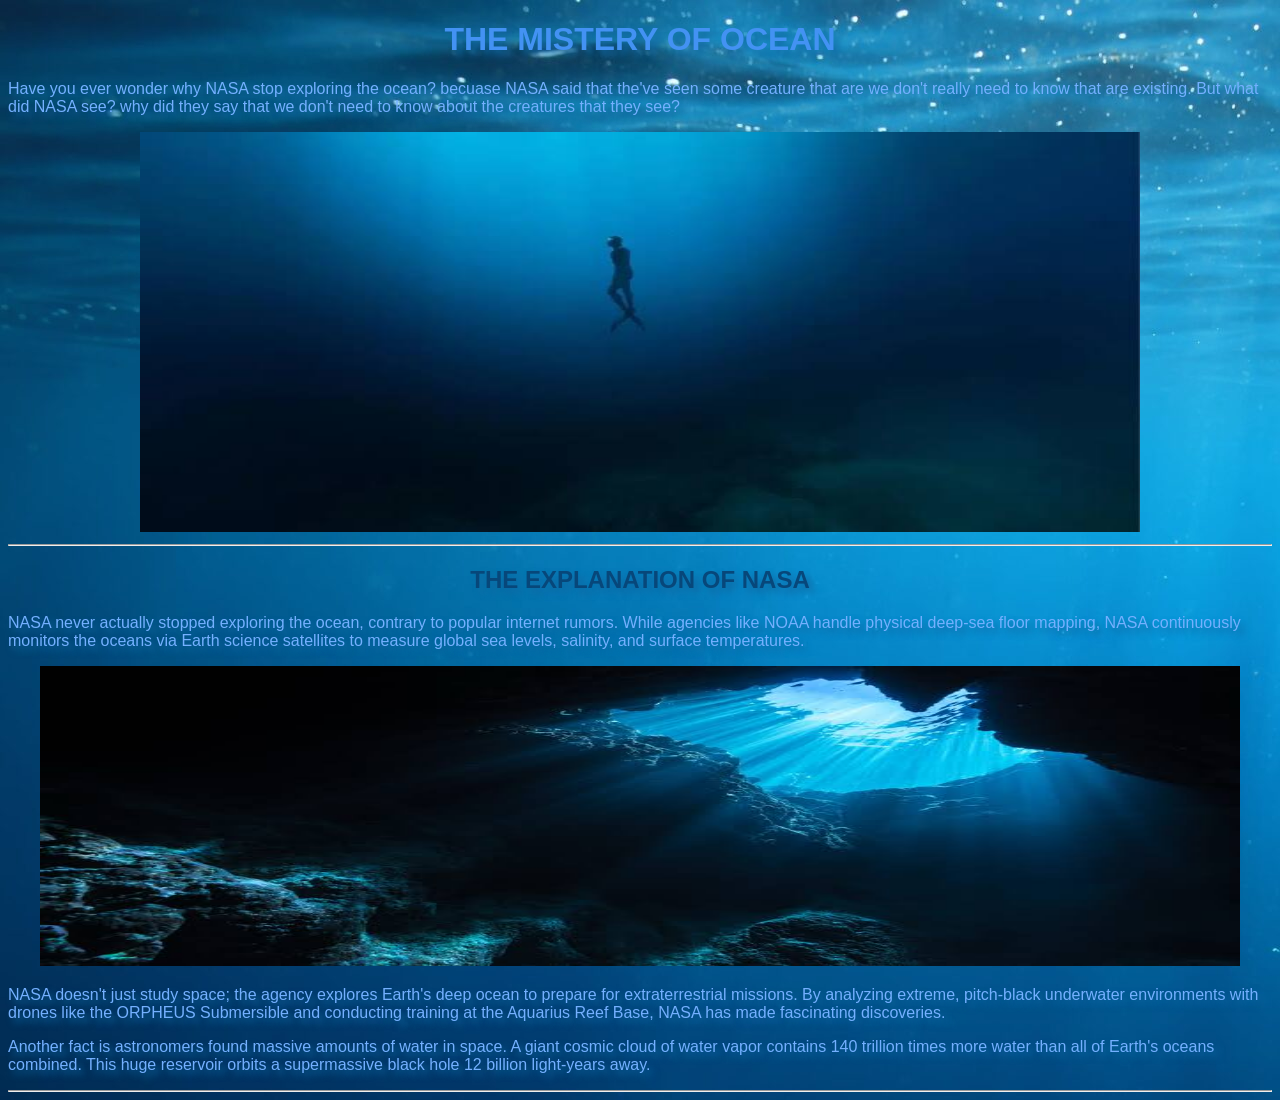
<file: ICT Aries/CSS/asset/index.html>
<!DOCTYPE html>
<html>
    <head>
        <title>THE MISTERY</title>
      <style></style>
        <link rel="stylesheet" href="style.css">
        <link rel="preconnect" href="https://fonts.googleapis.com">
        <link rel="preconnect" href="https://fonts.gstatic.com" crossorigin>
        <link href="https://fonts.googleapis.com/css2?family=Fjalla+One&family=Lobster+Two:ital,wght@0,400;0,700;1,400;1,700&display=swap" 
        rel="stylesheet">

    </head>
    <body style="background-image: url(oceansss.jpg);">
        <h1> THE MISTERY OF OCEAN </h1>
        
        <P> Have you ever wonder why NASA stop exploring the ocean? 
            becuase NASA said that the've seen some creature that are we don't really need to know that are existing.
            But what did NASA see? why did they say that we don't need to know about the creatures that they see?   
        </P>
        <img src="../asset/css/ocean.jpg" alt="ocean" height="400" width="1000">
        <hr>
        <h2> THE EXPLANATION OF NASA</h2>
        <p>
            NASA never actually stopped exploring the ocean, contrary to popular internet rumors. While agencies like NOAA handle
             physical deep-sea floor mapping, NASA continuously monitors the oceans via Earth science satellites to measure global 
             sea levels, salinity, and surface temperatures. 
        </p>
        <img src="../asset/asset/css/dark sea.jpg" alt="ocean" height="300" width="1200">
            
        <p>NASA doesn't just study space; the agency explores Earth's deep ocean to prepare for extraterrestrial missions. 
        By analyzing extreme, pitch-black underwater environments with drones like the ORPHEUS Submersible and conducting training 
        at the Aquarius Reef Base, NASA has made fascinating discoveries.
        </p>
        <p>
            Another fact is astronomers found massive amounts of water in space. A giant cosmic cloud of water vapor contains 
            140 trillion times more water than all of Earth's oceans combined. This huge reservoir orbits a supermassive black hole 
            12 billion light-years away.
        </p>
        <hr>
        
        
    </body>







</html>
</file>
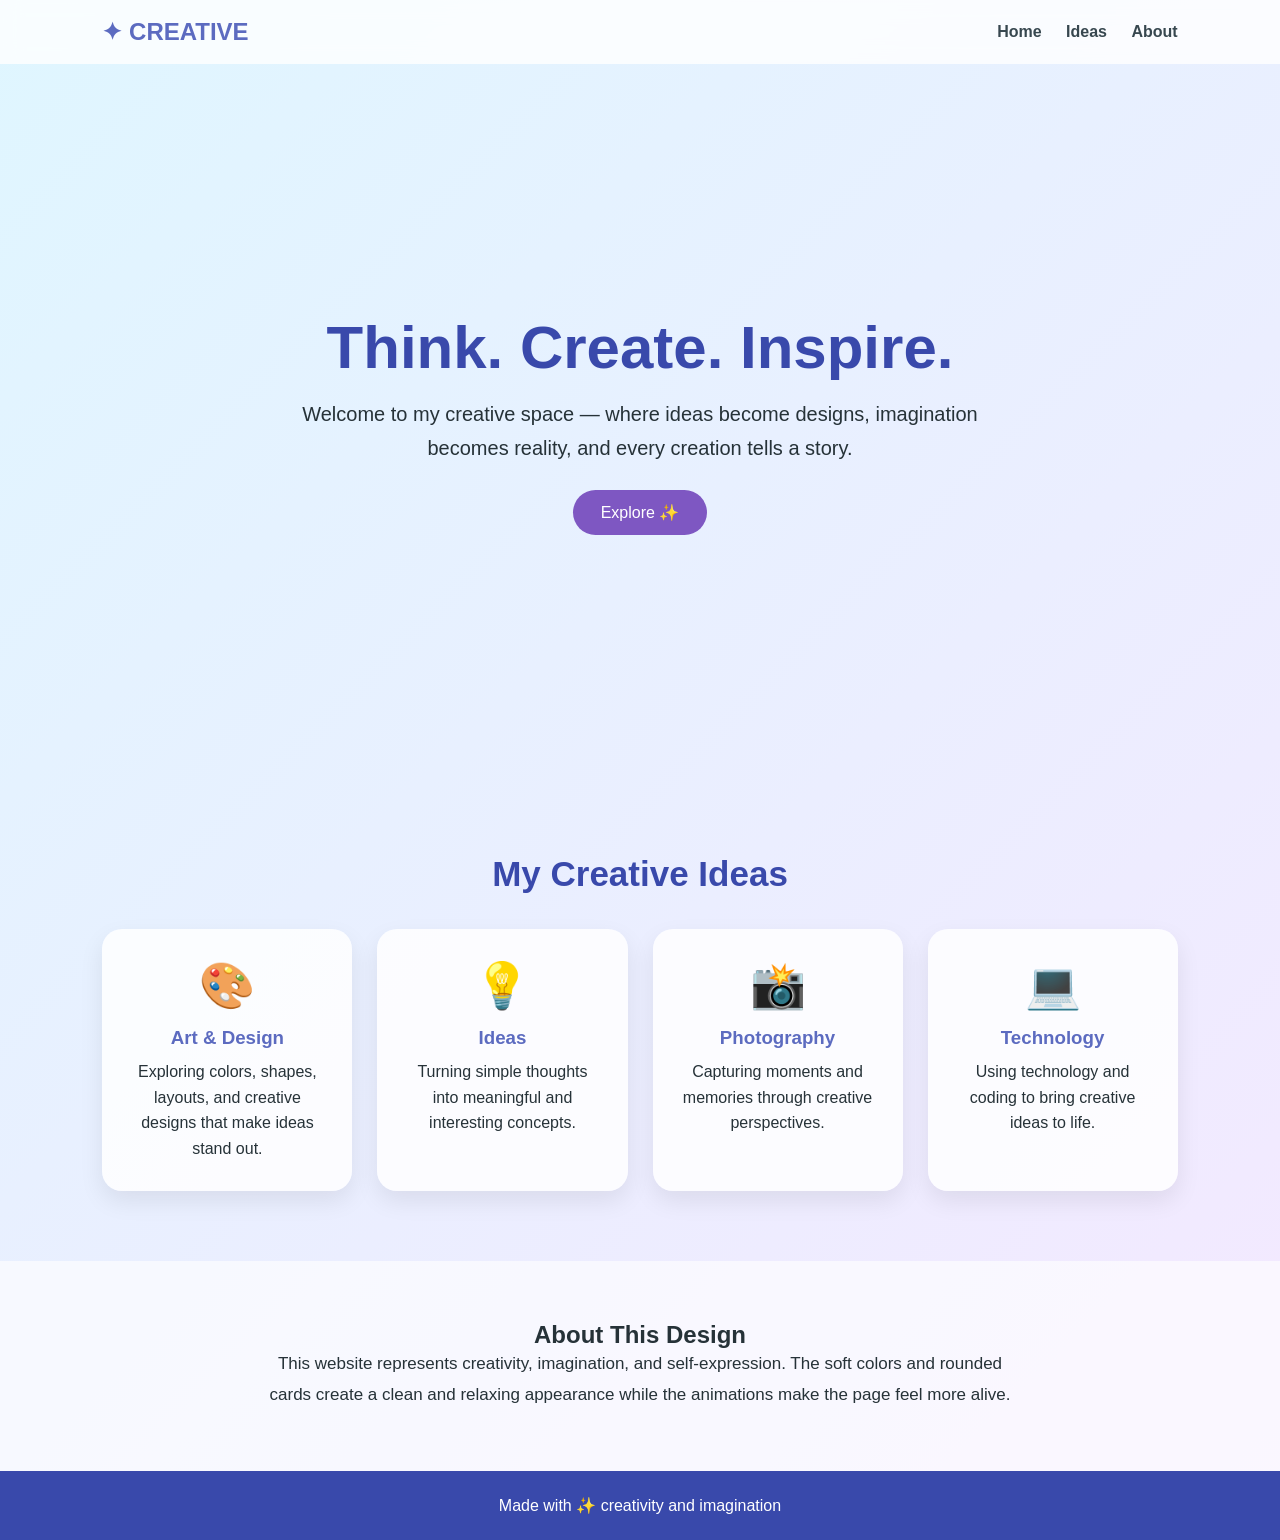
<file: IT'S ME!.html>
<!DOCTYPE html>
<html lang="en">
<head>
    <meta charset="UTF-8">
    <meta name="viewport" content="width=device-width, initial-scale=1.0">
    <title>Creative Design</title>

    <style>
        * {
            margin: 0;
            padding: 0;
            box-sizing: border-box;
            font-family: Arial, sans-serif;
        }

        body {
            background: linear-gradient(135deg, #dff6ff, #f4e8ff);
            color: #263238;
        }

        /* NAVIGATION */
        nav {
            background: rgba(255, 255, 255, 0.8);
            padding: 18px 8%;
            display: flex;
            justify-content: space-between;
            align-items: center;
            position: sticky;
            top: 0;
            z-index: 10;
            backdrop-filter: blur(10px);
        }

        nav h2 {
            color: #5c6bc0;
        }

        nav a {
            text-decoration: none;
            color: #37474f;
            margin-left: 20px;
            font-weight: bold;
        }

        nav a:hover {
            color: #7e57c2;
        }

        /* HERO */
        .hero {
            min-height: 80vh;
            display: flex;
            justify-content: center;
            align-items: center;
            text-align: center;
            padding: 40px 20px;
        }

        .hero-content {
            max-width: 750px;
            animation: fadeIn 1.5s ease;
        }

        .hero h1 {
            font-size: 60px;
            color: #3949ab;
            margin-bottom: 15px;
        }

        .hero p {
            font-size: 20px;
            line-height: 1.7;
            margin-bottom: 25px;
        }

        .button {
            display: inline-block;
            padding: 13px 28px;
            background: #7e57c2;
            color: white;
            border-radius: 30px;
            text-decoration: none;
            transition: 0.3s;
        }

        .button:hover {
            transform: scale(1.08);
            background: #5c6bc0;
        }

        /* CARDS */
        .section {
            padding: 70px 8%;
            text-align: center;
        }

        .section h2 {
            font-size: 35px;
            color: #3949ab;
            margin-bottom: 35px;
        }

        .cards {
            display: grid;
            grid-template-columns: repeat(auto-fit, minmax(220px, 1fr));
            gap: 25px;
        }

        .card {
            background: rgba(255,255,255,0.85);
            padding: 30px;
            border-radius: 20px;
            box-shadow: 0 10px 25px rgba(0,0,0,0.08);
            transition: 0.3s;
        }

        .card:hover {
            transform: translateY(-10px);
        }

        .icon {
            font-size: 45px;
            margin-bottom: 15px;
        }

        .card h3 {
            margin-bottom: 10px;
            color: #5c6bc0;
        }

        .card p {
            line-height: 1.6;
        }

        /* ABOUT */
        .about {
            background: rgba(255,255,255,0.65);
            padding: 60px 12%;
            text-align: center;
        }

        .about p {
            max-width: 750px;
            margin: auto;
            line-height: 1.8;
            font-size: 17px;
        }

        /* FOOTER */
        footer {
            text-align: center;
            padding: 25px;
            background: #3949ab;
            color: white;
        }

        @keyframes fadeIn {
            from {
                opacity: 0;
                transform: translateY(20px);
            }
            to {
                opacity: 1;
                transform: translateY(0);
            }
        }
    </style>
</head>

<body>

    <nav>
        <h2>✦ CREATIVE</h2>

        <div>
            <a href="#home">Home</a>
            <a href="#ideas">Ideas</a>
            <a href="#about">About</a>
        </div>
    </nav>

    <!-- HERO SECTION -->
    <section class="hero" id="home">
        <div class="hero-content">
            <h1>Think. Create. Inspire.</h1>

            <p>
                Welcome to my creative space — where ideas become
                designs, imagination becomes reality, and every
                creation tells a story.
            </p>

            <a href="#ideas" class="button">Explore ✨</a>
        </div>
    </section>

    <!-- IDEAS SECTION -->
    <section class="section" id="ideas">
        <h2>My Creative Ideas</h2>

        <div class="cards">

            <div class="card">
                <div class="icon">🎨</div>
                <h3>Art & Design</h3>
                <p>
                    Exploring colors, shapes, layouts, and
                    creative designs that make ideas stand out.
                </p>
            </div>

            <div class="card">
                <div class="icon">💡</div>
                <h3>Ideas</h3>
                <p>
                    Turning simple thoughts into meaningful and
                    interesting concepts.
                </p>
            </div>

            <div class="card">
                <div class="icon">📸</div>
                <h3>Photography</h3>
                <p>
                    Capturing moments and memories through
                    creative perspectives.
                </p>
            </div>

            <div class="card">
                <div class="icon">💻</div>
                <h3>Technology</h3>
                <p>
                    Using technology and coding to bring
                    creative ideas to life.
                </p>
            </div>

        </div>
    </section>

    <!-- ABOUT SECTION -->
    <section class="about" id="about">
        <h2>About This Design</h2>

        <p>
            This website represents creativity, imagination, and
            self-expression. The soft colors and rounded cards
            create a clean and relaxing appearance while the
            animations make the page feel more alive.
        </p>
    </section>

    <footer>
        <p>Made with ✨ creativity and imagination</p>
    </footer>

</body>
</html>
</file>
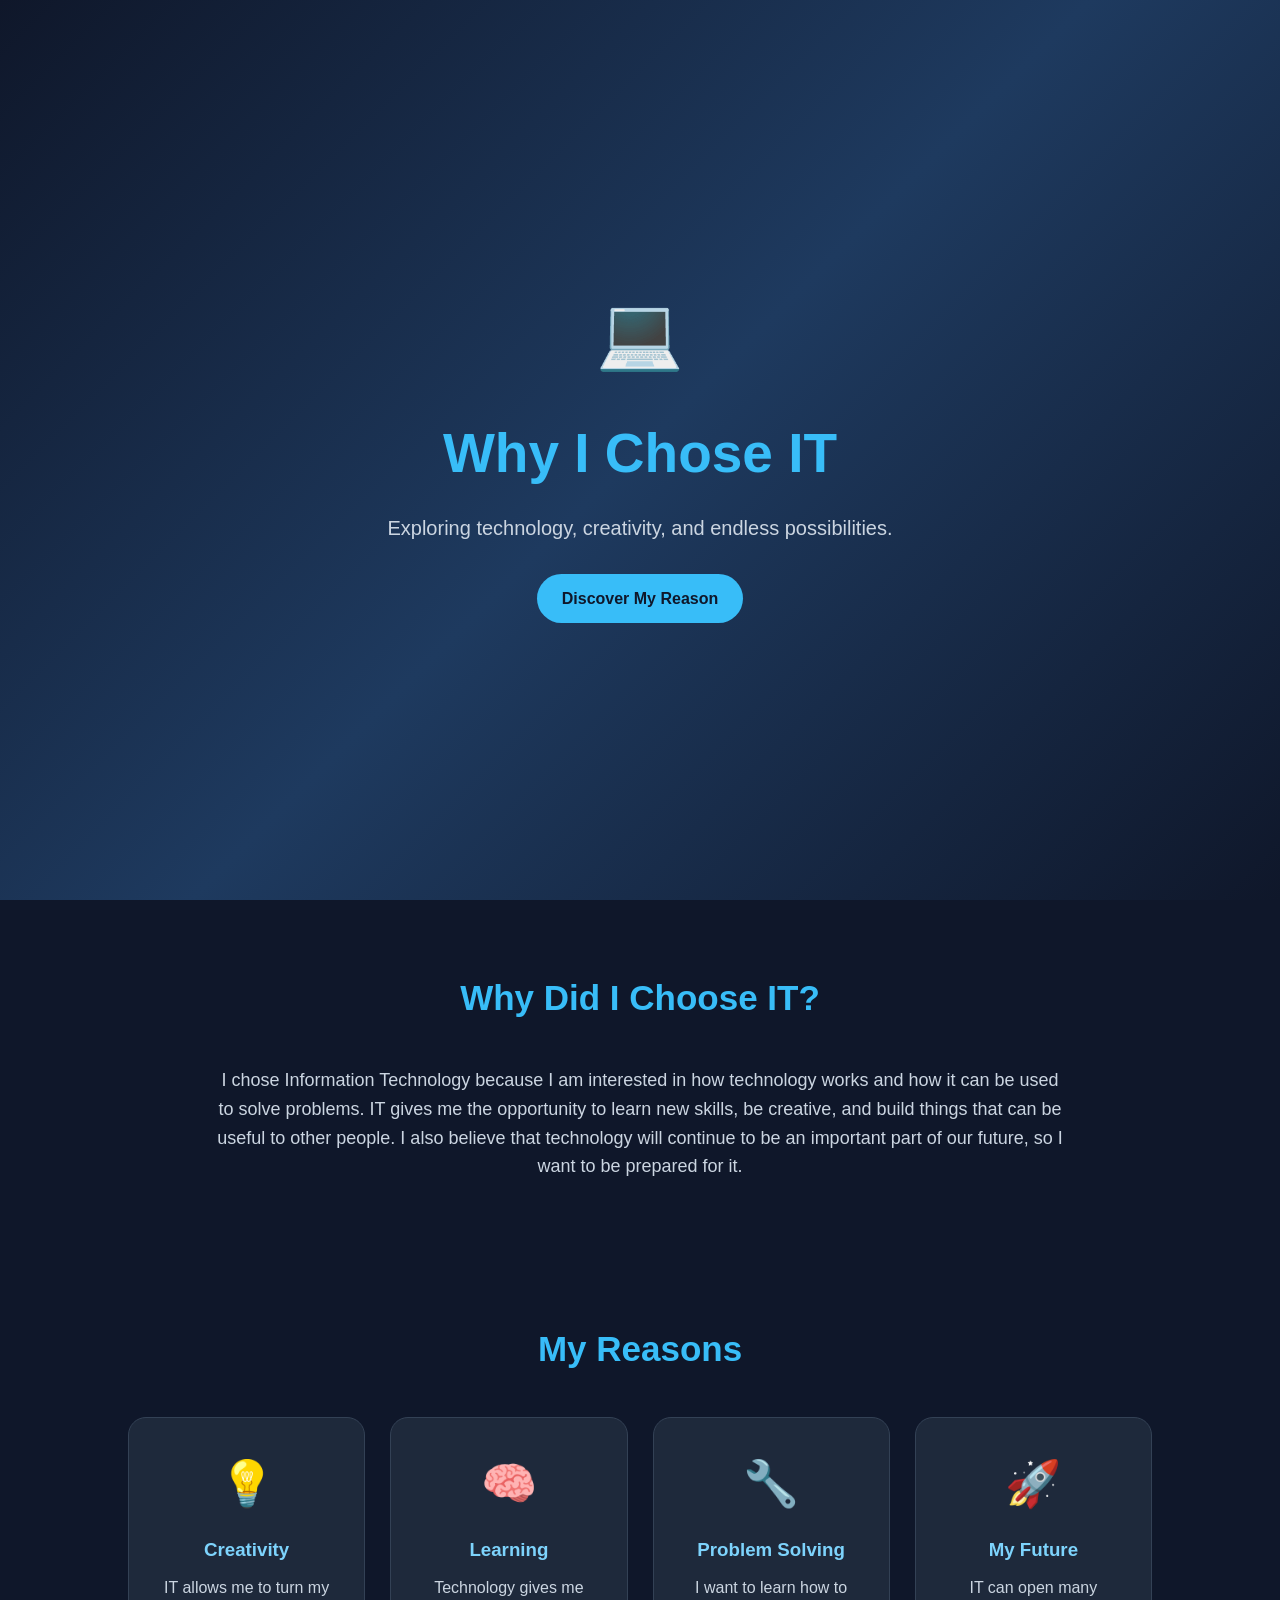
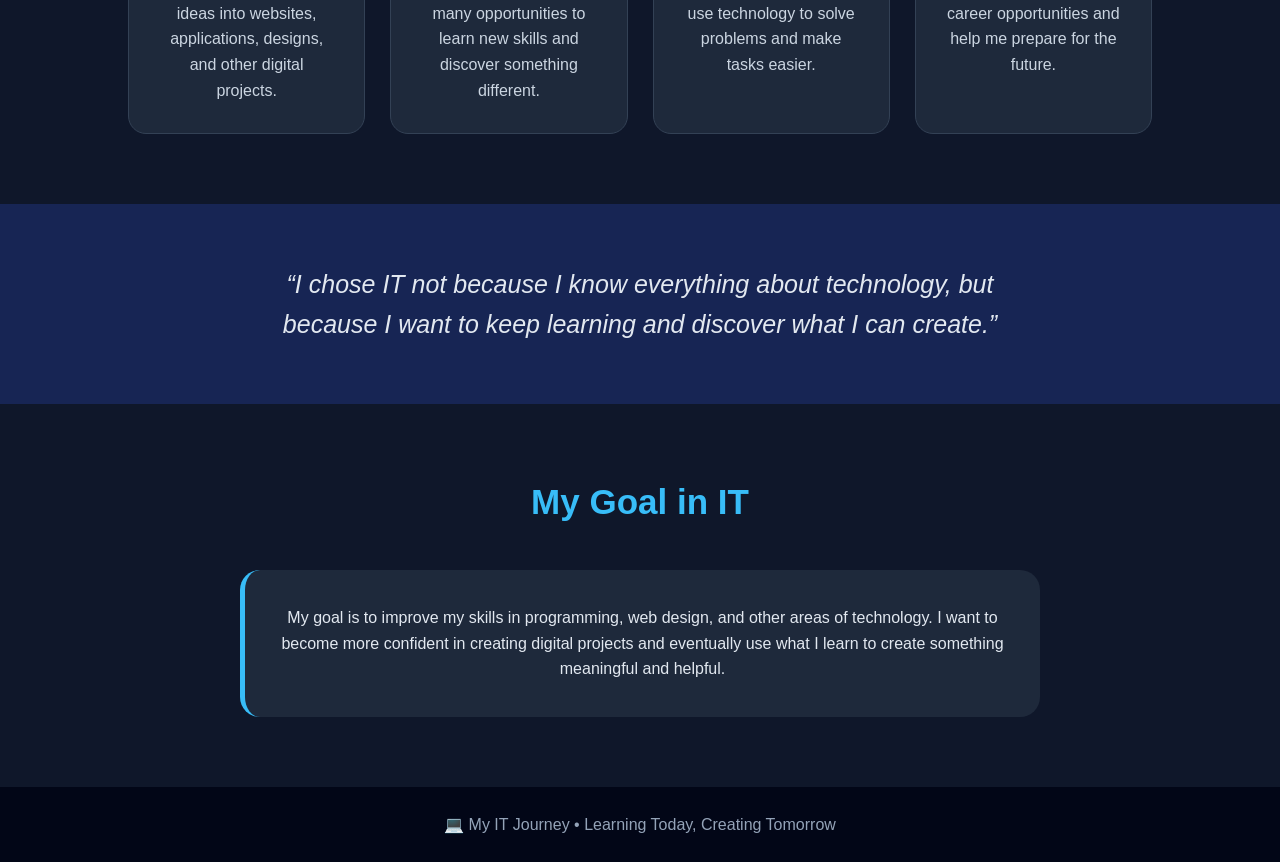
<file: secondpage.html>
<!DOCTYPE html>
<html lang="en">
<head>
    <meta charset="UTF-8">
    <meta name="viewport" content="width=device-width, initial-scale=1.0">
    <title>Why I Chose IT</title>

    <style>
        * {
            margin: 0;
            padding: 0;
            box-sizing: border-box;
            font-family: Arial, sans-serif;
        }

        body {
            background: #0f172a;
            color: #e2e8f0;
            line-height: 1.6;
        }

        /* Header */
        header {
            min-height: 100vh;
            display: flex;
            justify-content: center;
            align-items: center;
            text-align: center;
            padding: 30px;
            background: linear-gradient(135deg, #0f172a, #1e3a5f, #0f172a);
        }

        .hero {
            max-width: 800px;
        }

        .icon {
            font-size: 70px;
            margin-bottom: 20px;
            animation: float 3s ease-in-out infinite;
        }

        h1 {
            font-size: 55px;
            color: #38bdf8;
            margin-bottom: 15px;
        }

        .subtitle {
            font-size: 20px;
            color: #cbd5e1;
        }

        .button {
            display: inline-block;
            margin-top: 30px;
            padding: 12px 25px;
            background: #38bdf8;
            color: #0f172a;
            text-decoration: none;
            border-radius: 25px;
            font-weight: bold;
            transition: 0.3s;
        }

        .button:hover {
            transform: scale(1.08);
            background: #7dd3fc;
        }

        /* Sections */
        section {
            padding: 70px 10%;
        }

        .title {
            text-align: center;
            font-size: 35px;
            color: #38bdf8;
            margin-bottom: 40px;
        }

        .about {
            max-width: 850px;
            margin: auto;
            text-align: center;
            font-size: 18px;
            color: #cbd5e1;
        }

        /* Cards */
        .cards {
            display: grid;
            grid-template-columns: repeat(auto-fit, minmax(220px, 1fr));
            gap: 25px;
        }

        .card {
            background: #1e293b;
            padding: 30px;
            border-radius: 18px;
            text-align: center;
            border: 1px solid #334155;
            transition: 0.3s;
        }

        .card:hover {
            transform: translateY(-10px);
            border-color: #38bdf8;
            box-shadow: 0 10px 30px rgba(56, 189, 248, 0.15);
        }

        .card span {
            font-size: 45px;
        }

        .card h3 {
            margin: 15px 0 10px;
            color: #7dd3fc;
        }

        .card p {
            color: #cbd5e1;
        }

        /* Quote */
        .quote {
            background: #172554;
            text-align: center;
            padding: 60px 20px;
        }

        .quote p {
            font-size: 25px;
            font-style: italic;
            max-width: 800px;
            margin: auto;
        }

        /* Future */
        .future {
            text-align: center;
        }

        .future-box {
            max-width: 800px;
            margin: auto;
            background: #1e293b;
            padding: 35px;
            border-radius: 20px;
            border-left: 5px solid #38bdf8;
        }

        /* Footer */
        footer {
            text-align: center;
            padding: 25px;
            background: #020617;
            color: #94a3b8;
        }

        @keyframes float {
            0%, 100% {
                transform: translateY(0);
            }
            50% {
                transform: translateY(-12px);
            }
        }

        @media (max-width: 600px) {
            h1 {
                font-size: 40px;
            }

            section {
                padding: 50px 6%;
            }
        }
    </style>
</head>

<body>

    <!-- HERO -->
    <header>
        <div class="hero">
            <div class="icon">💻</div>

            <h1>Why I Chose IT</h1>

            <p class="subtitle">
                Exploring technology, creativity, and endless possibilities.
            </p>

            <a href="#why" class="button">Discover My Reason</a>
        </div>
    </header>

    <!-- INTRODUCTION -->
    <section id="why">
        <h2 class="title">Why Did I Choose IT?</h2>

        <p class="about">
            I chose Information Technology because I am interested in how
            technology works and how it can be used to solve problems.
            IT gives me the opportunity to learn new skills, be creative,
            and build things that can be useful to other people.
            I also believe that technology will continue to be an important
            part of our future, so I want to be prepared for it.
        </p>
    </section>

    <!-- REASONS -->
    <section>
        <h2 class="title">My Reasons</h2>

        <div class="cards">

            <div class="card">
                <span>💡</span>
                <h3>Creativity</h3>
                <p>
                    IT allows me to turn my ideas into websites,
                    applications, designs, and other digital projects.
                </p>
            </div>

            <div class="card">
                <span>🧠</span>
                <h3>Learning</h3>
                <p>
                    Technology gives me many opportunities to learn
                    new skills and discover something different.
                </p>
            </div>

            <div class="card">
                <span>🔧</span>
                <h3>Problem Solving</h3>
                <p>
                    I want to learn how to use technology to solve
                    problems and make tasks easier.
                </p>
            </div>

            <div class="card">
                <span>🚀</span>
                <h3>My Future</h3>
                <p>
                    IT can open many career opportunities and help
                    me prepare for the future.
                </p>
            </div>

        </div>
    </section>

    <!-- QUOTE -->
    <div class="quote">
        <p>
            “I chose IT not because I know everything about technology,
            but because I want to keep learning and discover what I can create.”
        </p>
    </div>

    <!-- FUTURE -->
    <section class="future">
        <h2 class="title">My Goal in IT</h2>

        <div class="future-box">
            <p>
                My goal is to improve my skills in programming, web design,
                and other areas of technology. I want to become more confident
                in creating digital projects and eventually use what I learn
                to create something meaningful and helpful.
            </p>
        </div>
    </section>

    <!-- FOOTER -->
    <footer>
        <p>💻 My IT Journey • Learning Today, Creating Tomorrow</p>
    </footer>

</body>
</html>
</file>
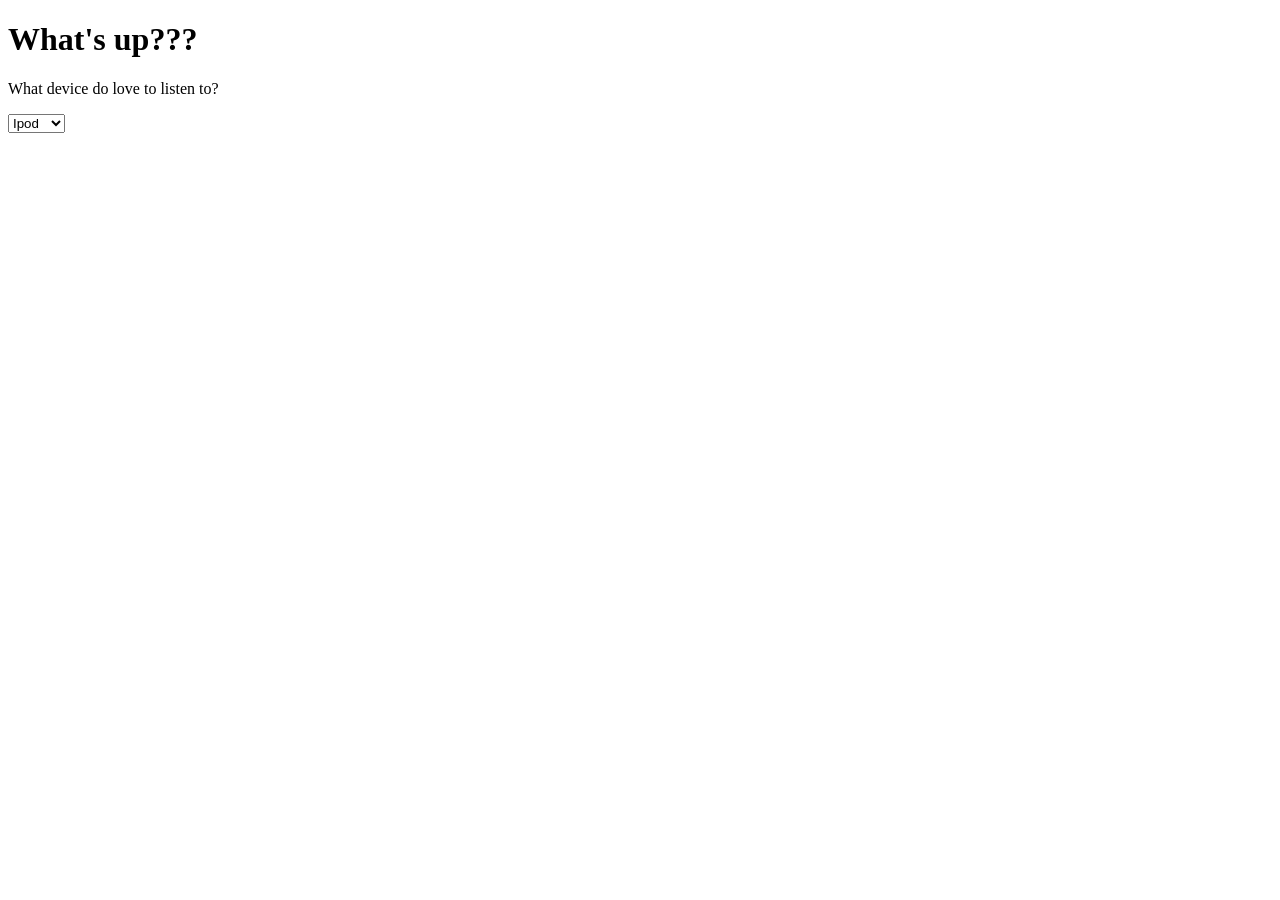
<file: ICT Aries/PAZ CLARISSE/IT'S ME!.html>
<!DOCTYPE html>
<html>
    <head><title>second page</title></head>
    <body>
        <h1>What's up???</h1>
        <form action="http://www.spotify premyum.com/profile.php">
            <p> What device do love to listen to?</p>
            <select name="SPOTIFY">
                <option value="ipod"> Ipod</option>
                <option value="radio"> Radio</option>
                <option value="ear"> Ear</option>
            </select> 
        </form>

    </body>
</html>
<link href="stylesheet" href="style.css"/>
</file>
<file: ICT Aries/CSS/asset/style.css>
body
{ 
    text-align: center;

    text-shadow: 5px 5px 7px rgb(16, 104, 163);
    

    font-family: "Oswald", sans-serif;
  font-optical-sizing: auto;
  font-weight: weight;
  font-style: normal;
}


h1{ 
    color: rgb(67, 146, 243);
    text-align: center;
}
p {
    color: rgb(116, 176, 255);
    text-align: left;
} 

h2{
    color: rgb(7, 71, 122);
    text-align: center
}
</file>
